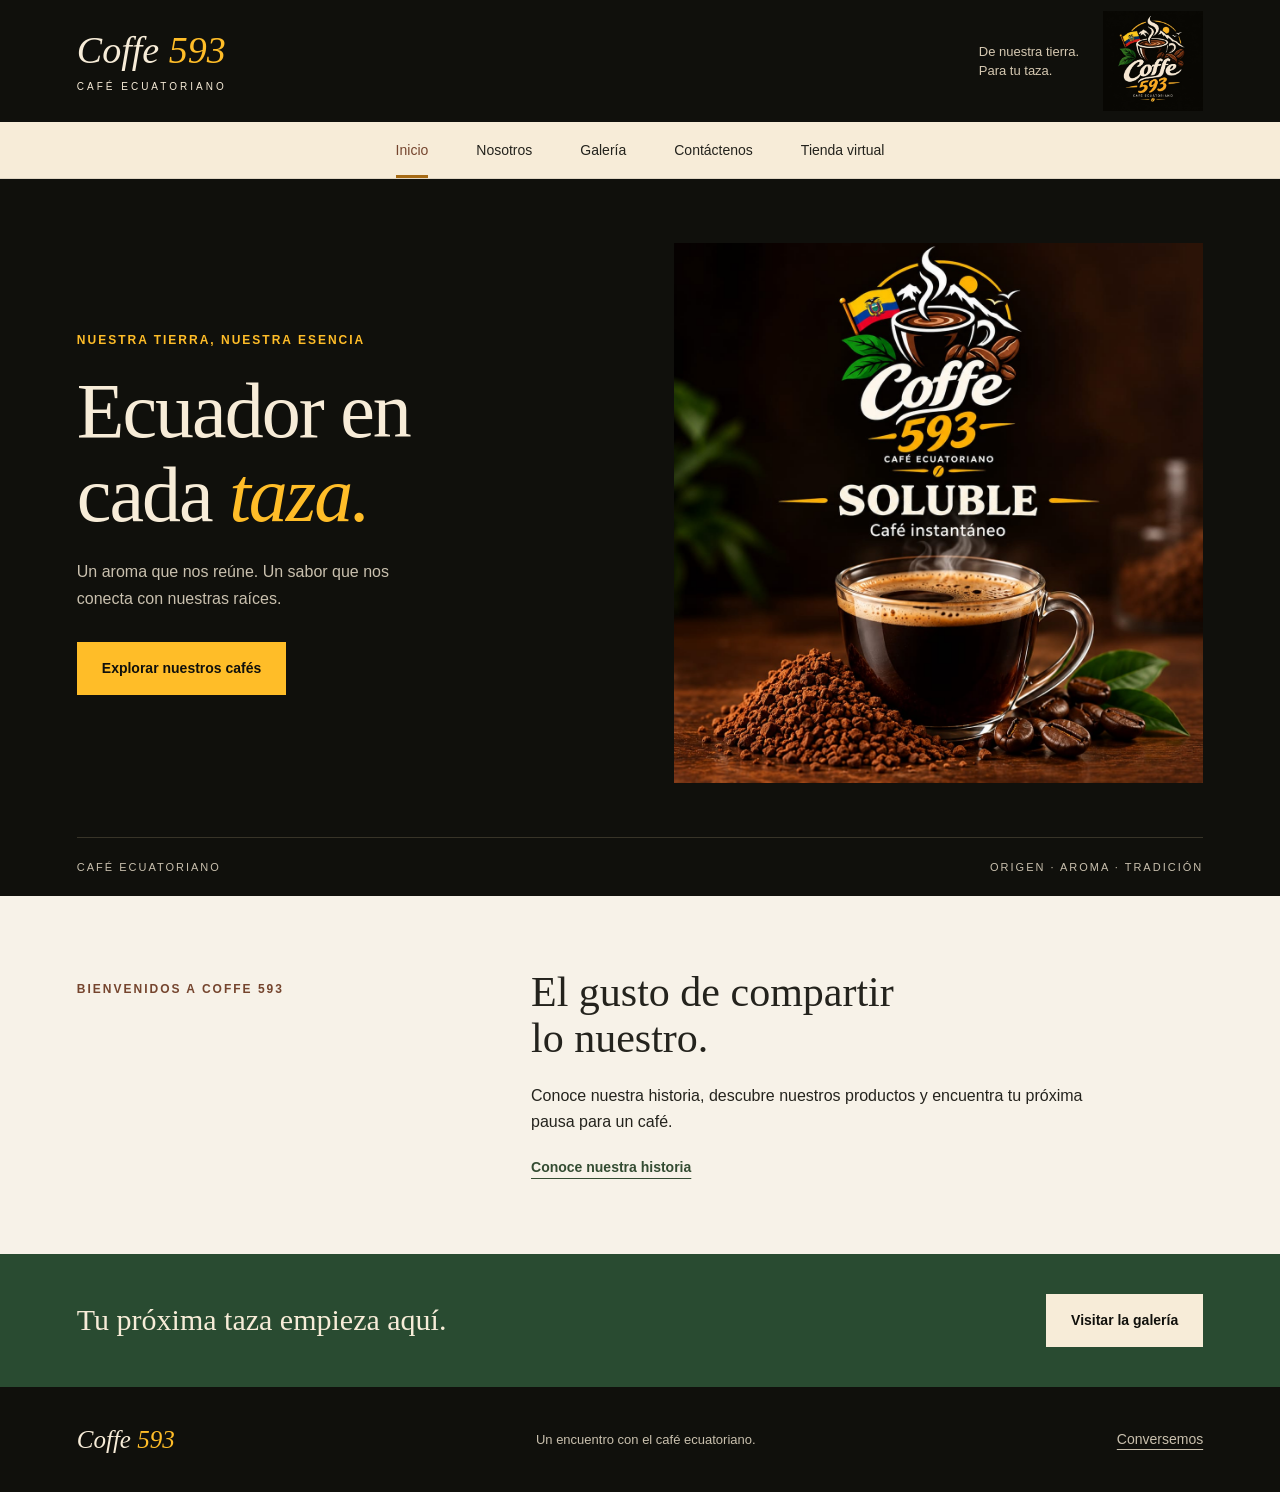
<file: index.html>
<!DOCTYPE html>
<html lang="es">
<head>
  <meta charset="UTF-8">
  <meta name="viewport" content="width=device-width, initial-scale=1.0">
  <meta name="description" content="Coffe 593. Café ecuatoriano, nuestra historia, galería y catálogo de productos.">
  <title>Inicio | Coffe 593</title>
  <link rel="icon" type="image/png" href="imageneslogo.jpeg">
  <link rel="stylesheet" href="estilos.css">
</head>
<body>
  <a class="saltar" href="#contenido">Ir al contenido</a>
  <!-- ENCABEZADO: se repite en las cinco páginas. -->
  <div class="cabecera">
    <div class="contenedor fila-cabecera">
      <a class="nombre-marca" href="index.html">Coffe <span>593</span><span class="subtitulo-marca">CAFÉ ECUATORIANO</span></a>
      <p class="frase-marca">De nuestra tierra.<br>Para tu taza.</p>
      <a href="index.html"><img class="logo" src="imageneslogo.jpeg" alt="Coffe 593, inicio"></a>
    </div>
  </div>
  <!-- MENÚ: los enlaces abren los otros archivos HTML. -->
  <div class="menu" role="navigation" aria-label="Menú principal">
    <div class="contenedor enlaces-menu">
      <a href="index.html" class="activo" aria-current="page">Inicio</a>
      <a href="nosotros.html">Nosotros</a>
      <a href="galeria.html">Galería</a>
      <a href="contactenos.html">Contáctenos</a>
      <a href="tienda.html">Tienda virtual</a>
    </div>
  </div>
  <div id="contenido" role="main">
    <!-- BANNER PRINCIPAL -->
    <div class="portada"><div class="contenedor fila portada-interior">
      <div class="texto-portada">
        <p class="etiqueta">NUESTRA TIERRA, NUESTRA ESENCIA</p>
        <h1>Ecuador en<br>cada <span>taza.</span></h1>
        <p>Un aroma que nos reúne. Un sabor que nos conecta con nuestras raíces.</p>
        <a class="boton" href="tienda.html">Explorar nuestros cafés</a>
      </div>
<img class="foto imagen-portada" src="Cafe soluble promo.jpeg" alt="Describe aquí la foto">
    </div><div class="contenedor detalle-portada"><p>CAFÉ ECUATORIANO</p><p>ORIGEN · AROMA · TRADICIÓN</p></div></div>
    <div class="contenedor seccion fila introduccion">
      <p class="etiqueta">BIENVENIDOS A COFFE 593</p>
      <div><h2>El gusto de compartir<br>lo nuestro.</h2><p>Conoce nuestra historia, descubre nuestros productos y encuentra tu próxima pausa para un café.</p><a class="enlace" href="nosotros.html">Conoce nuestra historia</a></div>
    </div>
    <div class="franja-verde"><div class="contenedor fila-pie"><h2>Tu próxima taza empieza aquí.</h2><a class="boton boton-claro" href="galeria.html">Visitar la galería</a></div></div>
  </div>
  <!-- PIE DE PÁGINA -->
  <div class="pie"><div class="contenedor fila-pie"><a class="nombre-pie" href="index.html">Coffe <span>593</span></a><p>Un encuentro con el café ecuatoriano.</p><a href="contactenos.html">Conversemos</a></div></div>
</body>
</html>
</file>
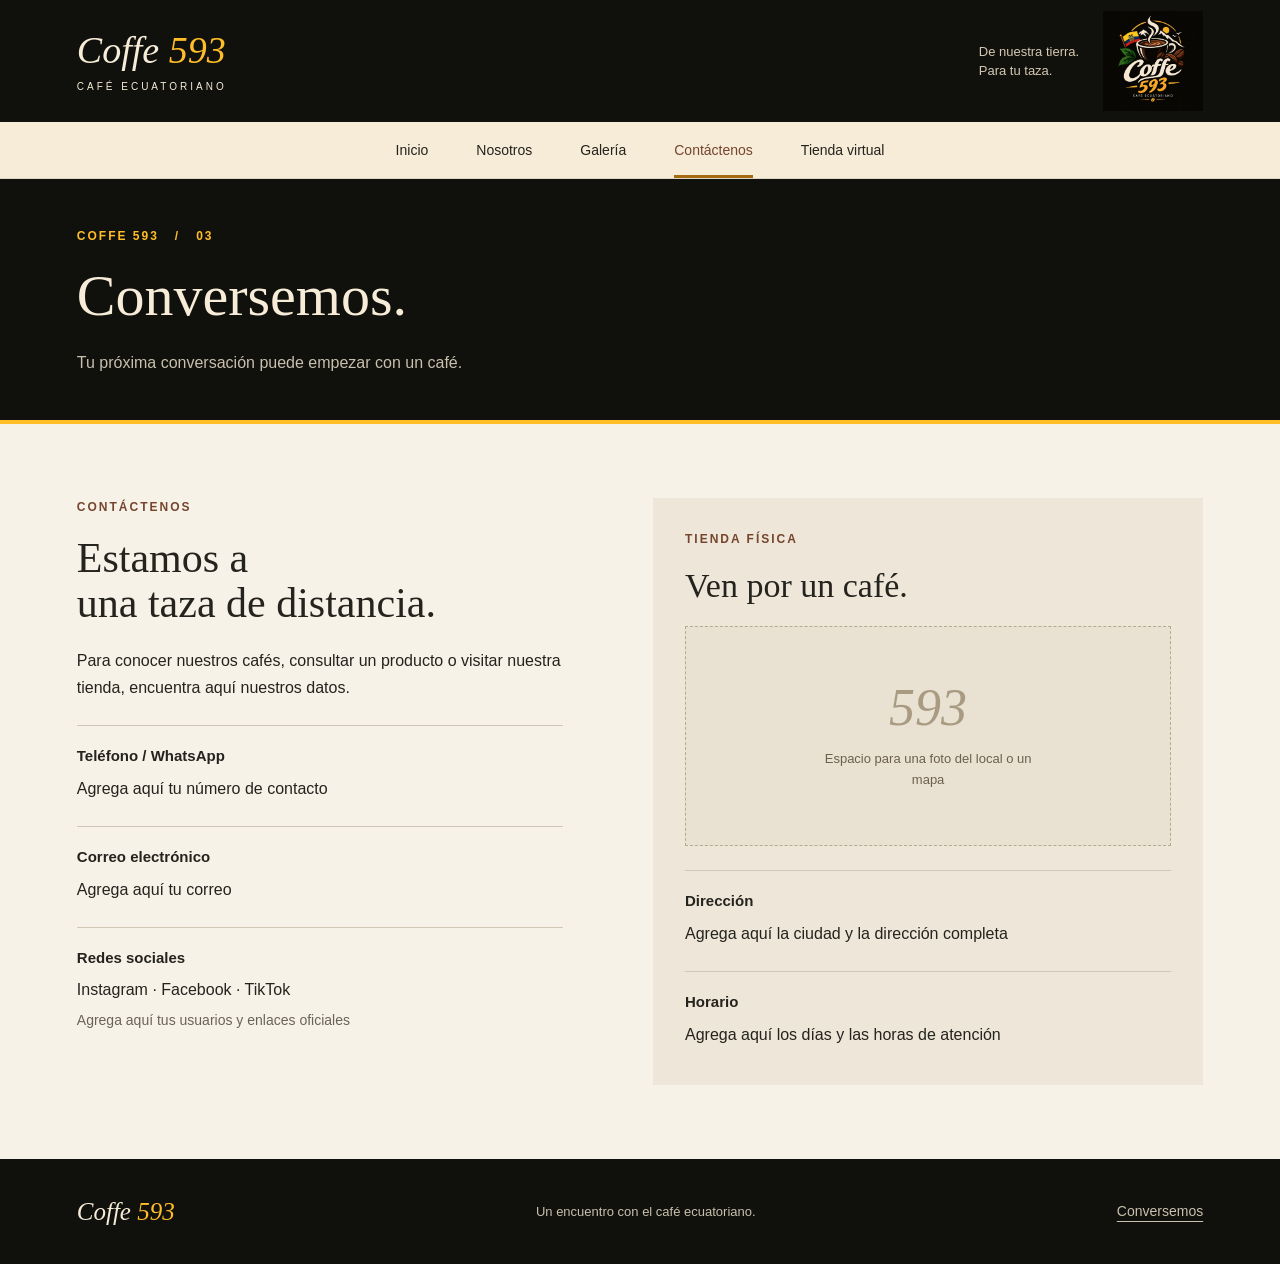
<file: contactenos.html>
<!DOCTYPE html>
<html lang="es">
<head>
  <meta charset="UTF-8">
  <meta name="viewport" content="width=device-width, initial-scale=1.0">
  <meta name="description" content="Coffe 593. Café ecuatoriano, nuestra historia, galería y catálogo de productos.">
  <title>Contáctenos | Coffe 593</title>
  <link rel="icon" type="image/png" href="imageneslogo.jpeg">
  <link rel="stylesheet" href="estilos.css">
</head>
<body>
  <a class="saltar" href="#contenido">Ir al contenido</a>
  <!-- ENCABEZADO: se repite en las cinco páginas. -->
  <div class="cabecera">
    <div class="contenedor fila-cabecera">
      <a class="nombre-marca" href="index.html">Coffe <span>593</span><span class="subtitulo-marca">CAFÉ ECUATORIANO</span></a>
      <p class="frase-marca">De nuestra tierra.<br>Para tu taza.</p>
      <a href="index.html"><img class="logo" src="imageneslogo.jpeg" alt="Coffe 593, inicio"></a>
    </div>
  </div>
  <!-- MENÚ: los enlaces abren los otros archivos HTML. -->
  <div class="menu" role="navigation" aria-label="Menú principal">
    <div class="contenedor enlaces-menu">
      <a href="index.html">Inicio</a>
      <a href="nosotros.html">Nosotros</a>
      <a href="galeria.html">Galería</a>
      <a href="contactenos.html" class="activo" aria-current="page">Contáctenos</a>
      <a href="tienda.html">Tienda virtual</a>
    </div>
  </div>
  <div id="contenido" role="main">
<div class="banner"><div class="contenedor"><p class="etiqueta">COFFE 593 &nbsp; / &nbsp; 03</p><h1>Conversemos.</h1><p>Tu próxima conversación puede empezar con un café.</p></div></div>
    <div class="contenedor seccion fila contacto">
      <div class="columna"><p class="etiqueta">CONTÁCTENOS</p><h2>Estamos a<br>una taza de distancia.</h2><p>Para conocer nuestros cafés, consultar un producto o visitar nuestra tienda, encuentra aquí nuestros datos.</p>
        <!-- Sustituyan estos textos por sus datos reales antes de compartir el sitio. -->
        <div class="dato"><h3>Teléfono / WhatsApp</h3><p>Agrega aquí tu número de contacto</p></div>
        <div class="dato"><h3>Correo electrónico</h3><p>Agrega aquí tu correo</p></div>
        <div class="dato"><h3>Redes sociales</h3><p>Instagram · Facebook · TikTok</p><p class="texto-suave">Agrega aquí tus usuarios y enlaces oficiales</p></div>
      </div>
      <div class="columna ubicacion"><p class="etiqueta">TIENDA FÍSICA</p><h2>Ven por un café.</h2>
        <div class="espacio-imagen imagen-mapa">
          <!-- Reemplaza este div completo por: <img class="foto imagen-mapa" src="imagenes/tu-foto.jpg" alt="Describe aquí la foto"> -->
          <span class="marca-espacio">593</span>
          <p>Espacio para una foto del local o un mapa</p>
        </div>
        <div class="dato"><h3>Dirección</h3><p>Agrega aquí la ciudad y la dirección completa</p></div><div class="dato"><h3>Horario</h3><p>Agrega aquí los días y las horas de atención</p></div>
      </div>
    </div>
  </div>
  <!-- PIE DE PÁGINA -->
  <div class="pie"><div class="contenedor fila-pie"><a class="nombre-pie" href="index.html">Coffe <span>593</span></a><p>Un encuentro con el café ecuatoriano.</p><a href="contactenos.html">Conversemos</a></div></div>
</body>
</html>
</file>
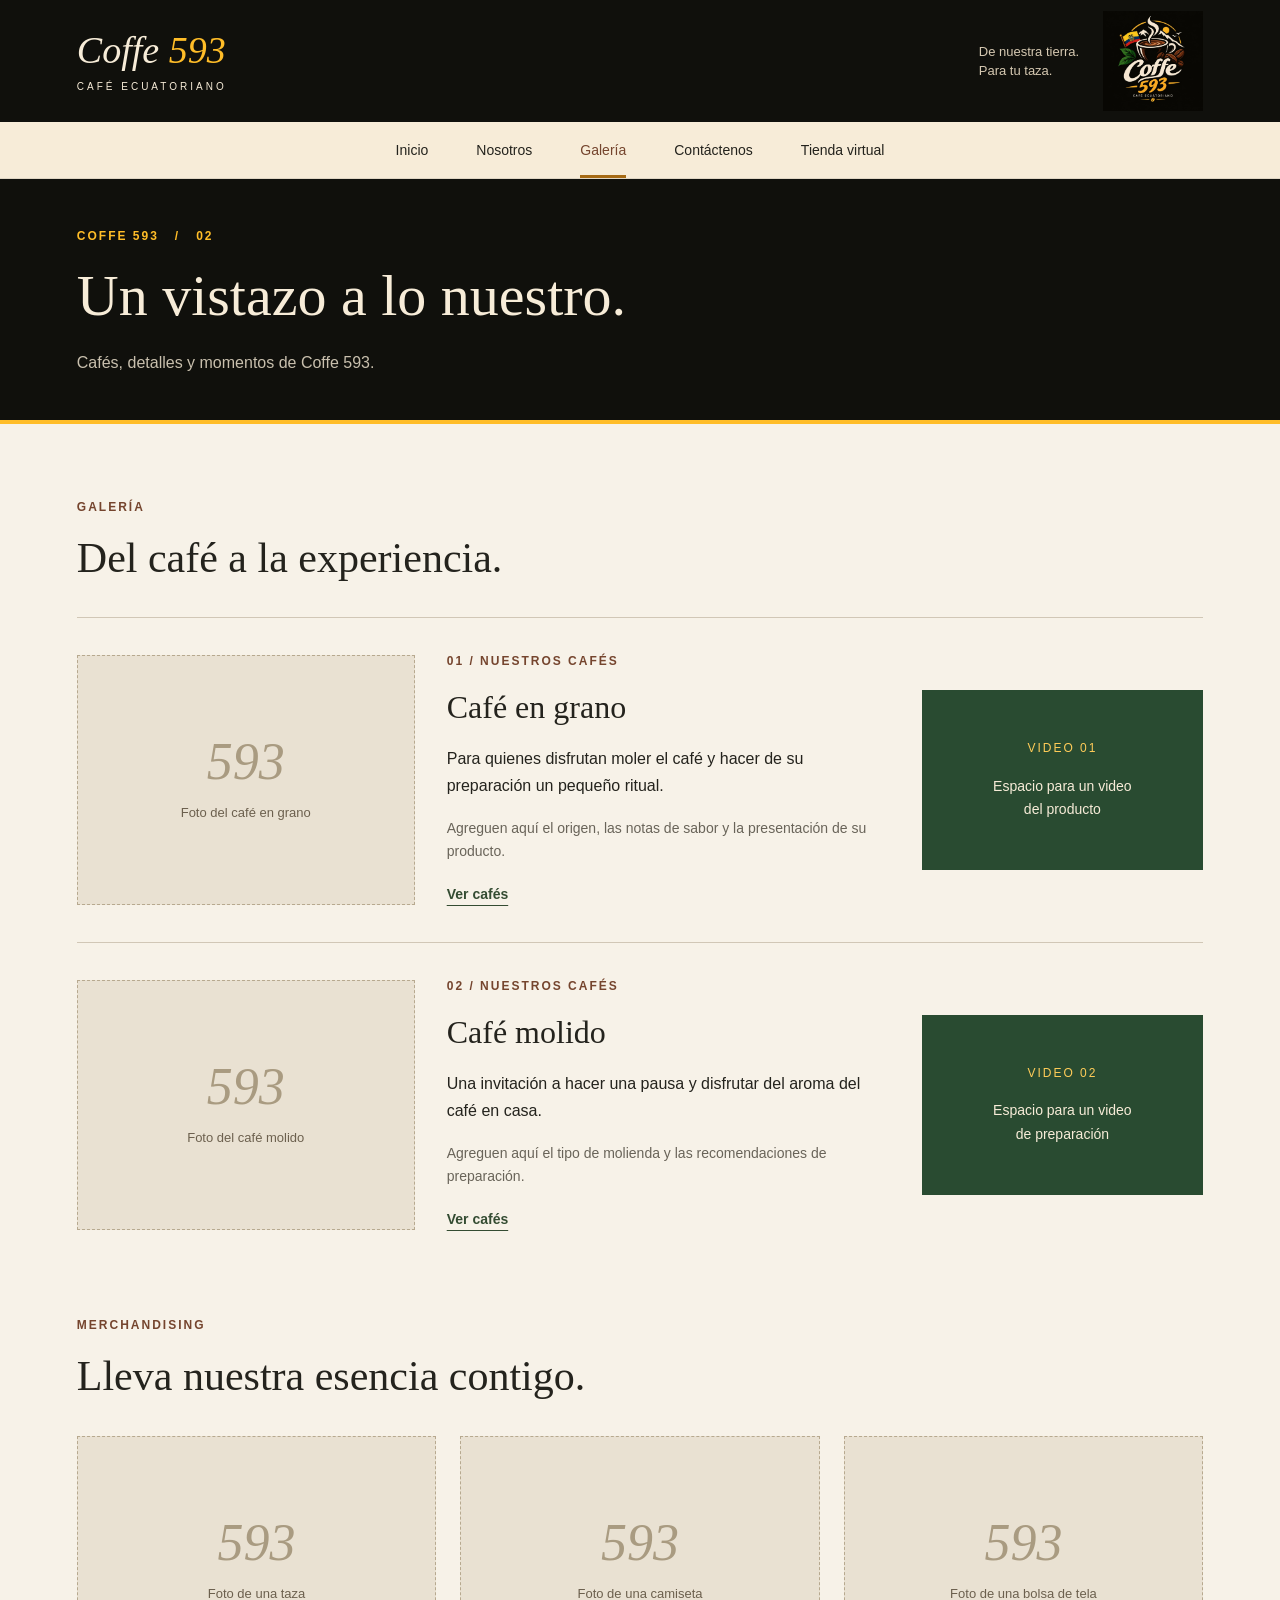
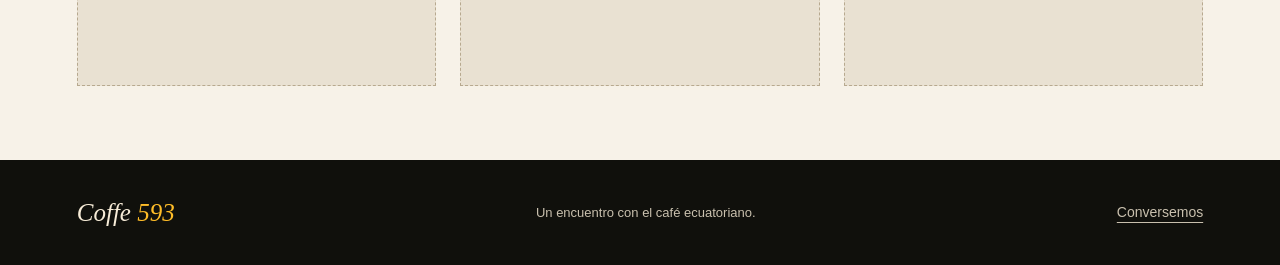
<file: galeria.html>
<!DOCTYPE html>
<html lang="es">
<head>
  <meta charset="UTF-8">
  <meta name="viewport" content="width=device-width, initial-scale=1.0">
  <meta name="description" content="Coffe 593. Café ecuatoriano, nuestra historia, galería y catálogo de productos.">
  <title>Galería | Coffe 593</title>
  <link rel="icon" type="image/png" href="imageneslogo.jpeg">
  <link rel="stylesheet" href="estilos.css">
</head>
<body>
  <a class="saltar" href="#contenido">Ir al contenido</a>
  <!-- ENCABEZADO: se repite en las cinco páginas. -->
  <div class="cabecera">
    <div class="contenedor fila-cabecera">
      <a class="nombre-marca" href="index.html">Coffe <span>593</span><span class="subtitulo-marca">CAFÉ ECUATORIANO</span></a>
      <p class="frase-marca">De nuestra tierra.<br>Para tu taza.</p>
      <a href="index.html"><img class="logo" src="imageneslogo.jpeg" alt="Coffe 593, inicio"></a>
    </div>
  </div>
  <!-- MENÚ: los enlaces abren los otros archivos HTML. -->
  <div class="menu" role="navigation" aria-label="Menú principal">
    <div class="contenedor enlaces-menu">
      <a href="index.html">Inicio</a>
      <a href="nosotros.html">Nosotros</a>
      <a href="galeria.html" class="activo" aria-current="page">Galería</a>
      <a href="contactenos.html">Contáctenos</a>
      <a href="tienda.html">Tienda virtual</a>
    </div>
  </div>
  <div id="contenido" role="main">
<div class="banner"><div class="contenedor"><p class="etiqueta">COFFE 593 &nbsp; / &nbsp; 02</p><h1>Un vistazo a lo nuestro.</h1><p>Cafés, detalles y momentos de Coffe 593.</p></div></div>
    <div class="contenedor seccion">
      <div class="titulo-seccion"><p class="etiqueta">GALERÍA</p><h2>Del café a la experiencia.</h2></div>
      <!-- Cada fila incluye: foto del producto, información y espacio para video. -->
      <div class="fila-galeria">
        <div class="espacio-imagen ">
          <!-- Reemplaza este div completo por: <img class="foto " src="imagenes/tu-foto.jpg" alt="Describe aquí la foto"> -->
          <span class="marca-espacio">593</span>
          <p>Foto del café en grano</p>
        </div>
        <div class="informacion-producto"><p class="etiqueta">01 / NUESTROS CAFÉS</p><h2>Café en grano</h2><p>Para quienes disfrutan moler el café y hacer de su preparación un pequeño ritual.</p><p class="texto-suave">Agreguen aquí el origen, las notas de sabor y la presentación de su producto.</p><a class="enlace" href="tienda.html#cafes">Ver cafés</a></div>
        <div class="espacio-video"><span>VIDEO 01</span><p>Espacio para un video<br>del producto</p><!-- Pueden reemplazar este div por: <video class="video" controls src="videos/cafe.mp4"></video> --></div>
      </div>
      <div class="fila-galeria">
        <div class="espacio-imagen ">
          <!-- Reemplaza este div completo por: <img class="foto " src="imagenes/tu-foto.jpg" alt="Describe aquí la foto"> -->
          <span class="marca-espacio">593</span>
          <p>Foto del café molido</p>
        </div>
        <div class="informacion-producto"><p class="etiqueta">02 / NUESTROS CAFÉS</p><h2>Café molido</h2><p>Una invitación a hacer una pausa y disfrutar del aroma del café en casa.</p><p class="texto-suave">Agreguen aquí el tipo de molienda y las recomendaciones de preparación.</p><a class="enlace" href="tienda.html#cafes">Ver cafés</a></div>
        <div class="espacio-video"><span>VIDEO 02</span><p>Espacio para un video<br>de preparación</p></div>
      </div>
      <div class="titulo-seccion titulo-merch"><p class="etiqueta">MERCHANDISING</p><h2>Lleva nuestra esencia contigo.</h2></div>
      <div class="fila tres-fotos"><div class="espacio-imagen ">
          <!-- Reemplaza este div completo por: <img class="foto " src="imagenes/tu-foto.jpg" alt="Describe aquí la foto"> -->
          <span class="marca-espacio">593</span>
          <p>Foto de una taza</p>
        </div><div class="espacio-imagen ">
          <!-- Reemplaza este div completo por: <img class="foto " src="imagenes/tu-foto.jpg" alt="Describe aquí la foto"> -->
          <span class="marca-espacio">593</span>
          <p>Foto de una camiseta</p>
        </div><div class="espacio-imagen ">
          <!-- Reemplaza este div completo por: <img class="foto " src="imagenes/tu-foto.jpg" alt="Describe aquí la foto"> -->
          <span class="marca-espacio">593</span>
          <p>Foto de una bolsa de tela</p>
        </div></div>
    </div>
  </div>
  <!-- PIE DE PÁGINA -->
  <div class="pie"><div class="contenedor fila-pie"><a class="nombre-pie" href="index.html">Coffe <span>593</span></a><p>Un encuentro con el café ecuatoriano.</p><a href="contactenos.html">Conversemos</a></div></div>
</body>
</html>
</file>
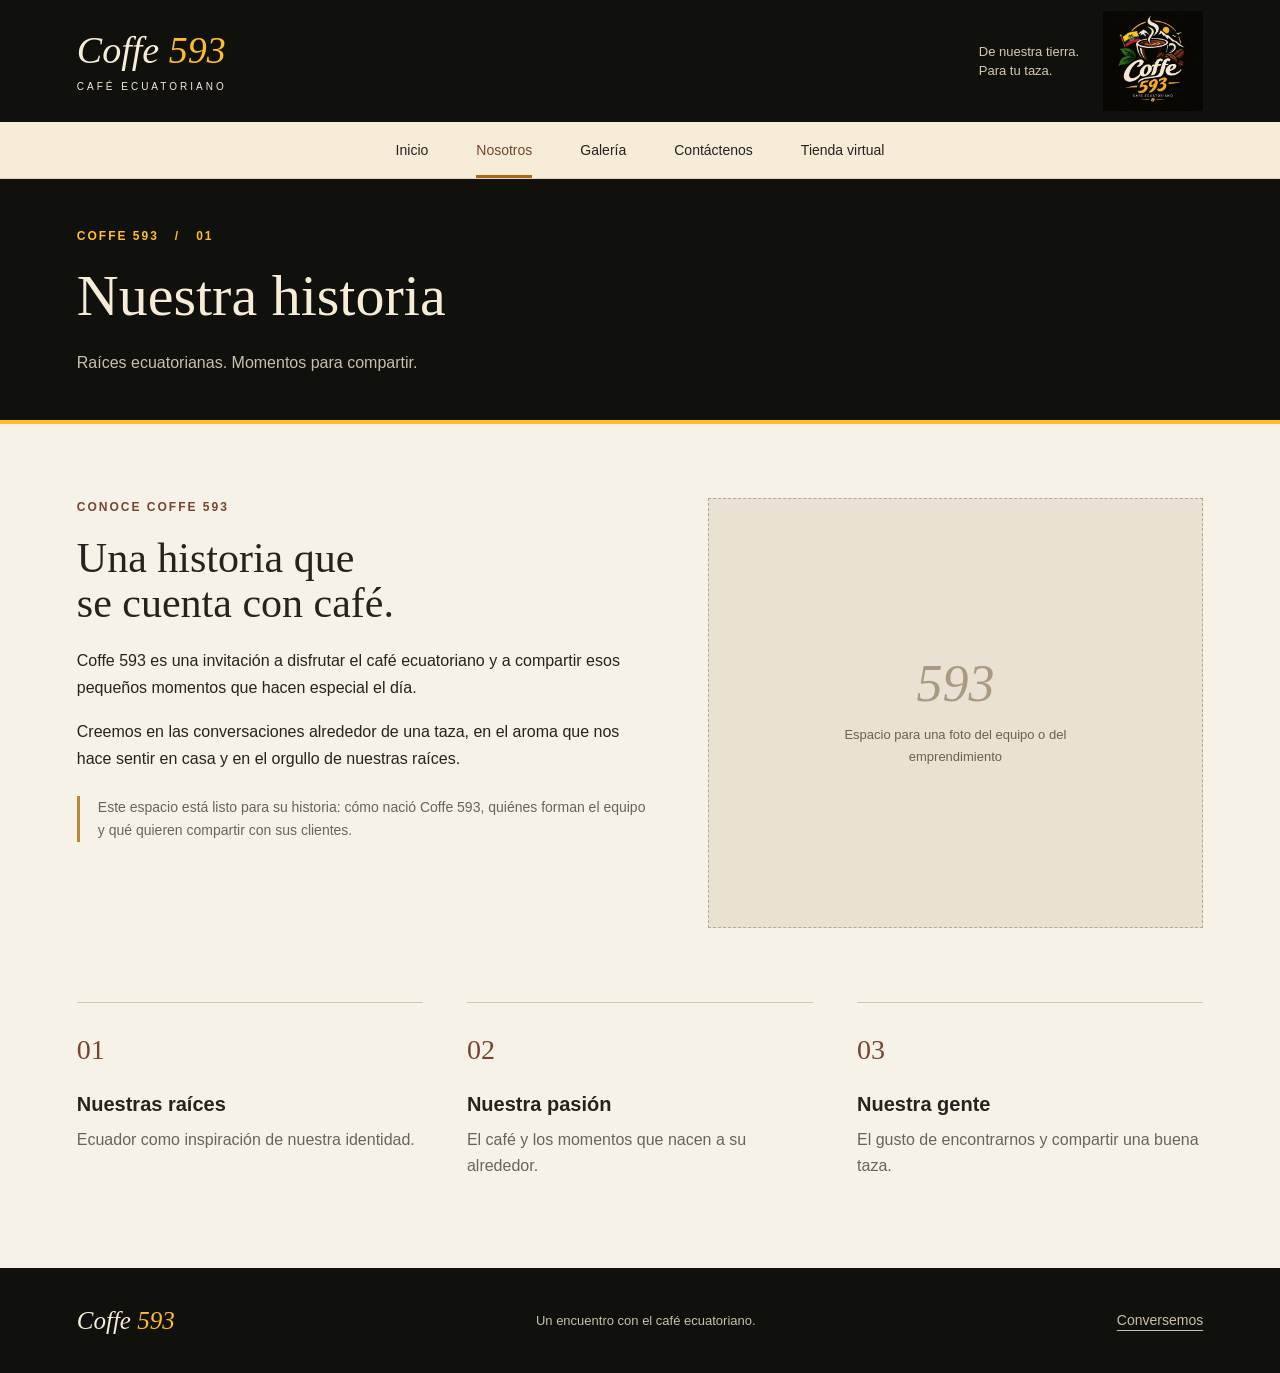
<file: nosotros.html>
<!DOCTYPE html>
<html lang="es">
<head>
  <meta charset="UTF-8">
  <meta name="viewport" content="width=device-width, initial-scale=1.0">
  <meta name="description" content="Coffe 593. Café ecuatoriano, nuestra historia, galería y catálogo de productos.">
  <title>Nosotros | Coffe 593</title>
  <link rel="icon" type="image/png" href="imageneslogo.jpeg">
  <link rel="stylesheet" href="estilos.css">
</head>
<body>
  <a class="saltar" href="#contenido">Ir al contenido</a>
  <!-- ENCABEZADO: se repite en las cinco páginas. -->
  <div class="cabecera">
    <div class="contenedor fila-cabecera">
      <a class="nombre-marca" href="index.html">Coffe <span>593</span><span class="subtitulo-marca">CAFÉ ECUATORIANO</span></a>
      <p class="frase-marca">De nuestra tierra.<br>Para tu taza.</p>
      <a href="index.html"><img class="logo" src="imageneslogo.jpeg" alt="Coffe 593, inicio"></a>
    </div>
  </div>
  <!-- MENÚ: los enlaces abren los otros archivos HTML. -->
  <div class="menu" role="navigation" aria-label="Menú principal">
    <div class="contenedor enlaces-menu">
      <a href="index.html">Inicio</a>
      <a href="nosotros.html" class="activo" aria-current="page">Nosotros</a>
      <a href="galeria.html">Galería</a>
      <a href="contactenos.html">Contáctenos</a>
      <a href="tienda.html">Tienda virtual</a>
    </div>
  </div>
  <div id="contenido" role="main">
<div class="banner"><div class="contenedor"><p class="etiqueta">COFFE 593 &nbsp; / &nbsp; 01</p><h1>Nuestra historia</h1><p>Raíces ecuatorianas. Momentos para compartir.</p></div></div>
    <div class="contenedor seccion fila historia">
      <div class="columna"><p class="etiqueta">CONOCE COFFE 593</p><h2>Una historia que<br>se cuenta con café.</h2>
        <!-- Texto de ejemplo: escriban aquí la historia real de su emprendimiento. -->
        <p>Coffe 593 es una invitación a disfrutar el café ecuatoriano y a compartir esos pequeños momentos que hacen especial el día.</p><p>Creemos en las conversaciones alrededor de una taza, en el aroma que nos hace sentir en casa y en el orgullo de nuestras raíces.</p>
        <div class="nota-edicion"><p>Este espacio está listo para su historia: cómo nació Coffe 593, quiénes forman el equipo y qué quieren compartir con sus clientes.</p></div>
      </div>
      <div class="espacio-imagen imagen-historia">
          <!-- Reemplaza este div completo por: <img class="foto imagen-historia" src="imagenes/tu-foto.jpg" alt="Describe aquí la foto"> -->
          <span class="marca-espacio">593</span>
          <p>Espacio para una foto del equipo o del emprendimiento</p>
        </div>
    </div>
    <div class="contenedor valores"><div><p class="numero">01</p><h3>Nuestras raíces</h3><p>Ecuador como inspiración de nuestra identidad.</p></div><div><p class="numero">02</p><h3>Nuestra pasión</h3><p>El café y los momentos que nacen a su alrededor.</p></div><div><p class="numero">03</p><h3>Nuestra gente</h3><p>El gusto de encontrarnos y compartir una buena taza.</p></div></div>
  </div>
  <!-- PIE DE PÁGINA -->
  <div class="pie"><div class="contenedor fila-pie"><a class="nombre-pie" href="index.html">Coffe <span>593</span></a><p>Un encuentro con el café ecuatoriano.</p><a href="contactenos.html">Conversemos</a></div></div>
</body>
</html>
</file>
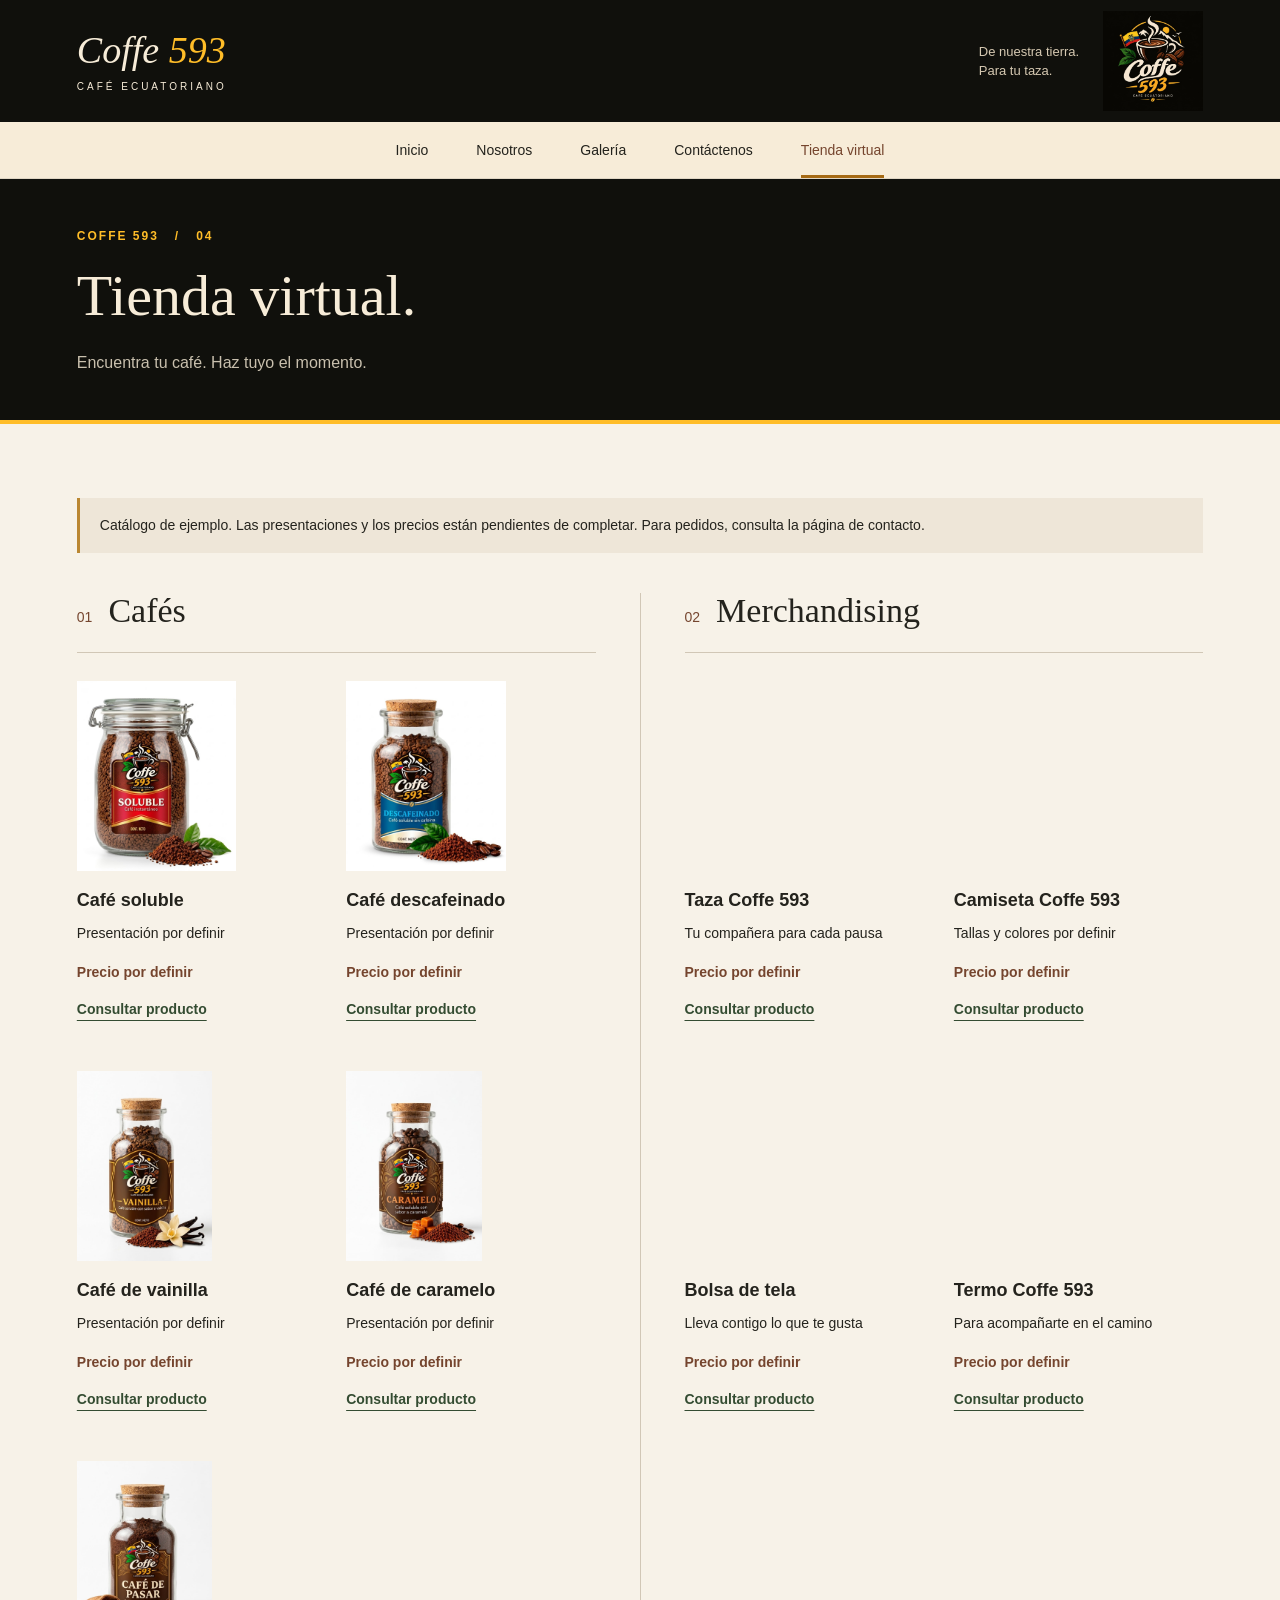
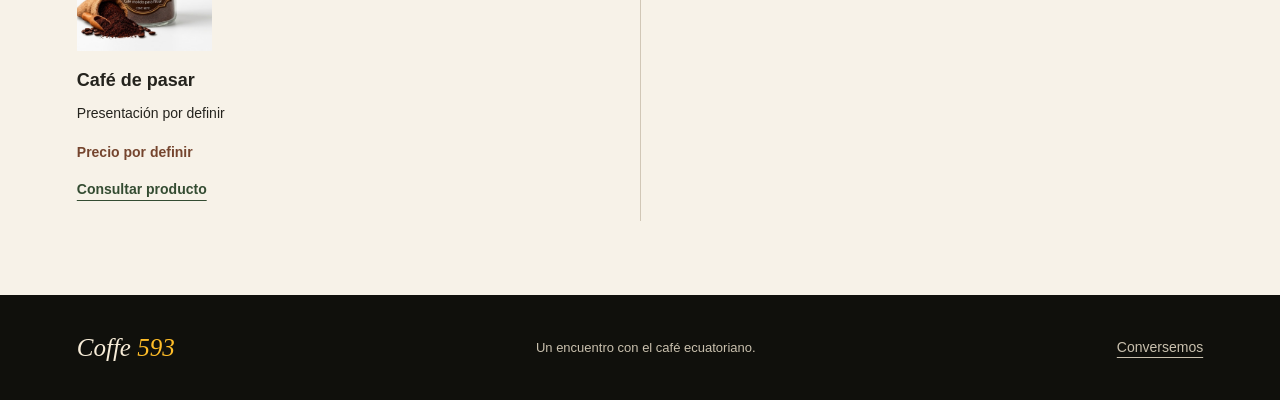
<file: tienda.html>
<!DOCTYPE html>
<html lang="es">
<head>
  <meta charset="UTF-8">
  <meta name="viewport" content="width=device-width, initial-scale=1.0">
  <meta name="description" content="Coffe 593. Café ecuatoriano, nuestra historia, galería y catálogo de productos.">
  <title>Tienda virtual | Coffe 593</title>
  <link rel="icon" type="image/jpeg" href="imageneslogo.jpeg">
  <link rel="stylesheet" href="estilos.css">

  <style>
    .productos {
      align-items: stretch;
    }
    .producto {
      min-width: 0;
    }
    .espacio-imagen {
      width: 100%;
      height: 250px;
      padding: 0;
      margin: 0;
      border: none;
      background: transparent;
      display: flex;
      align-items: center;
      justify-content: center;
      overflow: hidden;
    }
.espacio-imagen .foto {
  display: block;
  width: 100%;
  height: 100%;
  max-width: 100%;
  object-fit: contain;
  object-position: center;
  margin: 0 auto;
  transform: translateX(-60px);
}
    @media (max-width: 600px) {
      .espacio-imagen {
        height: 210px;
      }
    }
  </style>
</head>

<body>
  <a class="saltar" href="#contenido">Ir al contenido</a>

  <!-- ENCABEZADO -->
  <div class="cabecera">
    <div class="contenedor fila-cabecera">
      <a class="nombre-marca" href="index.html">Coffe <span>593</span><span class="subtitulo-marca">CAFÉ ECUATORIANO</span></a>
      <p class="frase-marca">De nuestra tierra.<br>Para tu taza.</p>
      <a href="index.html"><img class="logo" src="imageneslogo.jpeg" alt="Coffe 593, inicio"></a>
    </div>
  </div>

  <!-- MENÚ PRINCIPAL -->
  <nav class="menu" aria-label="Menú principal">
    <div class="contenedor enlaces-menu">
      <a href="index.html">Inicio</a>
      <a href="nosotros.html">Nosotros</a>
      <a href="galeria.html">Galería</a>
      <a href="contactenos.html">Contáctenos</a>
      <a href="tienda.html" class="activo" aria-current="page">Tienda virtual</a>
    </div>
  </nav>

  <main id="contenido">
    <div class="banner">
      <div class="contenedor">
        <p class="etiqueta">COFFE 593 &nbsp; / &nbsp; 04</p>
        <h1>Tienda virtual.</h1>
        <p>Encuentra tu café. Haz tuyo el momento.</p>
      </div>
    </div>

    <div class="contenedor seccion">
      <p class="aviso-catalogo">Catálogo de ejemplo. Las presentaciones y los precios están pendientes de completar. Para pedidos, consulta la página de contacto.</p>

      <!-- CATEGORÍA DE CAFÉS -->
      <div class="columnas-tienda">
        <div class="categoria" id="cafes">
          <div class="titulo-categoria"><span>01</span><h2>Cafés</h2></div>
          <div class="productos">

            <div class="producto">
              <div class="espacio-imagen"><img class="foto" src="Cafe soluble producto.jpeg" alt="Café soluble"></div>
              <div class="producto-texto">
                <h3>Café soluble</h3>
                <p>Presentación por definir</p>
                <p class="precio">Precio por definir</p>
                <a class="enlace" href="contactenos.html">Consultar producto</a>
              </div>
            </div>

            <div class="producto">
              <div class="espacio-imagen"><img class="foto" src="Cafe descafeinado producto.jpeg" alt="Café descafeinado"></div>
              <div class="producto-texto">
                <h3>Café descafeinado</h3>
                <p>Presentación por definir</p>
                <p class="precio">Precio por definir</p>
                <a class="enlace" href="contactenos.html">Consultar producto</a>
              </div>
            </div>

            <div class="producto">
              <div class="espacio-imagen"><img class="foto" src="Cafe de vainilla producto.jpeg" alt="Café de vainilla"></div>
              <div class="producto-texto">
                <h3>Café de vainilla</h3>
                <p>Presentación por definir</p>
                <p class="precio">Precio por definir</p>
                <a class="enlace" href="contactenos.html">Consultar producto</a>
              </div>
            </div>

            <div class="producto">
              <div class="espacio-imagen"><img class="foto" src="Cafe de caramelo producto.jpeg" alt="Café de caramelo"></div>
              <div class="producto-texto">
                <h3>Café de caramelo</h3>
                <p>Presentación por definir</p>
                <p class="precio">Precio por definir</p>
                <a class="enlace" href="contactenos.html">Consultar producto</a>
              </div>
            </div>

            <div class="producto">
              <div class="espacio-imagen"><img class="foto" src="Cafe de pasar producto.jpeg" alt="Café de pasar"></div>
              <div class="producto-texto">
                <h3>Café de pasar</h3>
                <p>Presentación por definir</p>
                <p class="precio">Precio por definir</p>
                <a class="enlace" href="contactenos.html">Consultar producto</a>
              </div>
            </div>

          </div>
        </div>

        <!-- CATEGORÍA DE MERCHANDISING -->
        <div class="categoria" id="merchandising">
          <div class="titulo-categoria"><span>02</span><h2>Merchandising</h2></div>
          <div class="productos">

            <div class="producto">
              <div class="espacio-imagen"></div>
              <div class="producto-texto">
                <h3>Taza Coffe 593</h3>
                <p>Tu compañera para cada pausa</p>
                <p class="precio">Precio por definir</p>
                <a class="enlace" href="contactenos.html">Consultar producto</a>
              </div>
            </div>

            <div class="producto">
              <div class="espacio-imagen"></div>
              <div class="producto-texto">
                <h3>Camiseta Coffe 593</h3>
                <p>Tallas y colores por definir</p>
                <p class="precio">Precio por definir</p>
                <a class="enlace" href="contactenos.html">Consultar producto</a>
              </div>
            </div>

            <div class="producto">
              <div class="espacio-imagen"></div>
              <div class="producto-texto">
                <h3>Bolsa de tela</h3>
                <p>Lleva contigo lo que te gusta</p>
                <p class="precio">Precio por definir</p>
                <a class="enlace" href="contactenos.html">Consultar producto</a>
              </div>
            </div>

            <div class="producto">
              <div class="espacio-imagen"></div>
              <div class="producto-texto">
                <h3>Termo Coffe 593</h3>
                <p>Para acompañarte en el camino</p>
                <p class="precio">Precio por definir</p>
                <a class="enlace" href="contactenos.html">Consultar producto</a>
              </div>
            </div>

          </div>
        </div>
      </div>
    </div>
  </main>

  <!-- PIE DE PÁGINA -->
  <div class="pie">
    <div class="contenedor fila-pie">
      <a class="nombre-pie" href="index.html">Coffe <span>593</span></a>
      <p>Un encuentro con el café ecuatoriano.</p>
      <a href="contactenos.html">Conversemos</a>
    </div>
  </div>
</body>
</html>
</file>
<file: estilos.css>
/* COFFE 593 — Hoja de estilos compartida por las cinco páginas.
   Colores del logo: negro #10100c, crema #f7ecd8,
   amarillo #ffbd28, café #75452e y verde #294b31.
   Se usa Flexbox para colocar elementos uno al lado del otro. */

/* 1. ESTILOS GENERALES */
* { box-sizing: border-box; }
body { margin: 0; background: #f7f2e8; color: #24231d; font-family: Arial, sans-serif; font-size: 16px; line-height: 1.65; }
a { color: inherit; }
img { max-width: 100%; display: block; }
h1, h2, h3, p { margin-top: 0; }
h1, h2 { font-family: Georgia, serif; font-weight: normal; line-height: 1.08; }
h1 { font-size: 64px; margin-bottom: 22px; }
h2 { font-size: 42px; margin-bottom: 22px; }
h3 { font-size: 20px; line-height: 1.3; margin-bottom: 10px; }
p { margin-bottom: 18px; }
.contenedor { width: 88%; max-width: 1180px; margin: 0 auto; }
.fila { display: flex; align-items: center; gap: 60px; }
.columna { flex: 1; min-width: 0; }
.seccion { padding-top: 74px; padding-bottom: 74px; }
.etiqueta { font-size: 12px; font-weight: bold; letter-spacing: 2px; color: #75452e; }
.texto-suave { color: #696459; font-size: 14px; }
.boton { display: inline-block; background: #ffbd28; color: #10100c; padding: 14px 24px; text-decoration: none; font-size: 14px; font-weight: bold; border: 1px solid #ffbd28; }
.boton:hover { background: #f7ecd8; border-color: #f7ecd8; }
.enlace { display: inline-block; color: #344c32; font-size: 14px; font-weight: bold; text-underline-offset: 6px; }
.enlace:hover { color: #75452e; }
a:focus-visible { outline: 3px solid #b57900; outline-offset: 5px; }
.saltar { position: absolute; left: 16px; top: -100px; background: #ffbd28; padding: 12px; z-index: 10; }
.saltar:focus { top: 16px; }

/* 2. LOGO, ENCABEZADO Y MENÚ */
.cabecera { background: #10100c; color: #f7ecd8; }
.fila-cabecera { display: flex; align-items: center; justify-content: space-between; min-height: 122px; gap: 24px; }
.nombre-marca { font-family: Georgia, serif; font-size: 38px; font-style: italic; line-height: 1; text-decoration: none; }
.nombre-marca span { color: #ffbd28; }
.nombre-marca .subtitulo-marca { display: block; font-family: Arial, sans-serif; font-size: 10px; font-style: normal; letter-spacing: 3px; color: #f7ecd8; margin-top: 13px; }
.frase-marca { margin: 0 0 0 auto; font-size: 13px; line-height: 1.5; color: #d6c9b2; }
.logo { width: 100px; height: 100px; object-fit: contain; }
.menu { background: #f7ecd8; border-bottom: 1px solid #dfd5c3; }
.enlaces-menu { display: flex; align-items: center; justify-content: center; gap: 48px; }
.enlaces-menu a { text-decoration: none; padding: 17px 0 13px; border-bottom: 3px solid transparent; font-size: 14px; }
.enlaces-menu a:hover, .enlaces-menu .activo { border-color: #a66a14; color: #75452e; }

/* 3. ESPACIOS PARA LAS FOTOS: reemplazar por img cuando tengan imágenes. */
.espacio-imagen { background: #e9e1d2; border: 1px dashed #b7a98f; min-height: 250px; display: flex; flex-direction: column; justify-content: center; align-items: center; text-align: center; padding: 26px; color: #6c604e; }
.espacio-imagen p { font-size: 13px; margin: 14px 0 0; max-width: 230px; }
.marca-espacio { font-family: Georgia, serif; font-style: italic; font-size: 52px; line-height: 1; color: #a99b81; }
.foto { width: 100%; height: 280px; object-fit: cover; }

/* 4. PÁGINA DE INICIO */
.portada { background: #10100c; color: #f7ecd8; }
.portada-interior { padding-top: 64px; padding-bottom: 54px; }
.texto-portada { flex: 1; }
.portada .etiqueta { color: #ffbd28; }
.portada h1 { font-size: 78px; letter-spacing: -2px; }
.portada h1 span { color: #ffbd28; font-style: italic; }
.texto-portada > p:not(.etiqueta) { max-width: 370px; color: #c9c0ae; margin-bottom: 30px; }
.imagen-portada { width: 47%; min-height: 540px; height: 540px; }
.portada .espacio-imagen { background: #1d1c14; border-color: #615237; color: #bbae95; }
.portada .marca-espacio { font-size: 104px; color: #726043; }
.detalle-portada { display: flex; justify-content: space-between; gap: 20px; border-top: 1px solid #383428; padding-top: 20px; padding-bottom: 20px; }
.detalle-portada p { margin: 0; font-size: 11px; letter-spacing: 2px; color: #c9c0ae; }
.introduccion { align-items: flex-start; }
.introduccion > .etiqueta { width: 35%; padding-top: 10px; }
.introduccion > div { flex: 1; max-width: 580px; }
.franja-verde { background: #294b31; color: #f7ecd8; padding: 40px 0; }
.franja-verde h2 { font-size: 30px; margin: 0; }
.boton-claro { background: #f7ecd8; border-color: #f7ecd8; }

/* 5. BANNER DE LAS PÁGINAS INTERIORES */
.banner { background: #10100c; color: #f7ecd8; padding: 48px 0 44px; border-bottom: 4px solid #ffbd28; }
.banner .etiqueta { color: #ffbd28; }
.banner > div > p:last-child { color: #c9c0ae; margin-bottom: 0; }
.banner h1 { font-size: 58px; }

/* 6. NOSOTROS */
.historia { align-items: stretch; }
.imagen-historia { width: 44%; min-height: 430px; height: auto; }
.nota-edicion { border-left: 3px solid #ba8732; padding-left: 18px; margin-top: 24px; color: #696459; font-size: 14px; }
.nota-edicion p { margin: 0; }
.valores { display: flex; gap: 44px; padding-bottom: 70px; }
.valores > div { flex: 1; border-top: 1px solid #d1c7b6; padding-top: 24px; }
.valores p { color: #696459; }
.valores .numero { color: #75452e; font-family: Georgia, serif; font-size: 28px; }

/* 7. GALERÍA */
.titulo-seccion { margin-bottom: 36px; }
.fila-galeria { display: flex; gap: 32px; align-items: center; border-top: 1px solid #d1c7b6; padding: 34px 0; }
.fila-galeria > .espacio-imagen, .fila-galeria > .foto { width: 30%; }
.informacion-producto { flex: 1; }
.informacion-producto h2 { font-size: 32px; }
.espacio-video { width: 25%; min-height: 180px; padding: 20px; background: #294b31; color: #f7ecd8; text-align: center; display: flex; flex-direction: column; align-items: center; justify-content: center; }
.espacio-video span { color: #ffcc59; font-size: 12px; letter-spacing: 2px; margin-bottom: 16px; }
.espacio-video p { font-size: 14px; margin: 0; }
.video { width: 25%; }
.titulo-merch { margin-top: 50px; }
.tres-fotos { gap: 24px; }
.tres-fotos > div, .tres-fotos > .foto { flex: 1; min-width: 0; }

/* 8. CONTACTO */
.contacto { align-items: flex-start; gap: 90px; }
.dato { border-top: 1px solid #d1c7b6; padding-top: 20px; margin-top: 24px; }
.dato h3 { font-size: 15px; }
.dato p { margin-bottom: 5px; overflow-wrap: anywhere; }
.ubicacion { background: #eee6d8; padding: 32px; }
.ubicacion h2 { font-size: 34px; }
.imagen-mapa { min-height: 220px; height: 220px; }

/* 9. TIENDA: dos categorías, con dos productos por fila. */
.aviso-catalogo { background: #eee6d8; border-left: 3px solid #ba8732; padding: 16px 20px; font-size: 14px; margin-bottom: 40px; }
.columnas-tienda { display: flex; gap: 44px; }
.categoria { flex: 1; min-width: 0; }
.categoria + .categoria { border-left: 1px solid #d1c7b6; padding-left: 44px; }
.titulo-categoria { display: flex; align-items: baseline; gap: 16px; border-bottom: 1px solid #d1c7b6; margin-bottom: 28px; }
.titulo-categoria span { font-size: 14px; color: #75452e; }
.titulo-categoria h2 { font-size: 34px; }
.productos { display: flex; flex-wrap: wrap; gap: 30px 20px; }
.producto { width: calc(50% - 10px); }
.producto .espacio-imagen, .producto .foto { min-height: 190px; height: 190px; }
.producto .espacio-imagen { padding: 15px; }
.producto .marca-espacio { font-size: 38px; }
.producto-texto { padding: 18px 0; }
.producto h3 { font-size: 18px; }
.producto p { font-size: 14px; margin-bottom: 8px; }
.producto .precio { color: #75452e; font-weight: bold; margin: 16px 0 12px; }

/* 10. PIE DE PÁGINA */
.pie { background: #10100c; color: #c9c0ae; padding: 32px 0; }
.fila-pie { display: flex; justify-content: space-between; align-items: center; gap: 24px; }
.fila-pie p { margin: 0; font-size: 13px; }
.fila-pie > a:last-child { font-size: 14px; text-underline-offset: 5px; }
.nombre-pie { font-family: Georgia, serif; font-size: 25px; font-style: italic; color: #f7ecd8; text-decoration: none; }
.nombre-pie span { color: #ffbd28; }

/* 11. TABLETAS: las columnas tienen menos separación. */
@media (max-width: 1000px) {
  .fila { gap: 32px; }
  .portada h1 { font-size: 64px; }
  .enlaces-menu { gap: 30px; }
  .columnas-tienda { gap: 26px; }
  .categoria + .categoria { padding-left: 26px; }
  .titulo-categoria h2 { font-size: 28px; }
  .fila-galeria { flex-wrap: wrap; }
  .fila-galeria > .espacio-imagen, .fila-galeria > .foto { width: 42%; }
  .espacio-video, .video { width: 100%; }
}

/* 12. CELULARES: los elementos se colocan uno debajo de otro. */
@media (max-width: 700px) {
  .contenedor { width: 90%; }
  .fila, .columnas-tienda, .valores, .fila-pie { flex-direction: column; align-items: stretch; }
  .seccion { padding-top: 44px; padding-bottom: 44px; }
  h2 { font-size: 34px; }
  .fila-cabecera { min-height: 105px; gap: 12px; }
  .nombre-marca { font-size: 32px; }
  .frase-marca { display: none; }
  .logo { width: 88px; height: 88px; }
  .enlaces-menu { flex-wrap: wrap; gap: 0 23px; padding-bottom: 5px; }
  .enlaces-menu a { font-size: 13px; padding: 10px 0 6px; }
  .portada-interior { padding-top: 44px; padding-bottom: 34px; }
  .portada h1 { font-size: 60px; }
  .imagen-portada { width: 100%; min-height: 260px; height: 260px; }
  .detalle-portada { flex-direction: column; gap: 6px; }
  .introduccion > .etiqueta { width: 100%; margin-bottom: 0; }
  .banner { padding: 36px 0; }
  .banner h1 { font-size: 43px; }
  .imagen-historia { width: 100%; min-height: 300px; height: 300px; }
  .valores { gap: 20px; padding-bottom: 40px; }
  .fila-galeria { flex-direction: column; align-items: stretch; gap: 24px; }
  .fila-galeria > .espacio-imagen, .fila-galeria > .foto { width: 100%; }
  .tres-fotos > div, .tres-fotos > .foto { flex: auto; }
  .ubicacion { padding: 24px; }
  .columna { flex: auto; }
  .categoria + .categoria { border-left: none; border-top: 1px solid #d1c7b6; padding: 36px 0 0; }
  .producto .espacio-imagen, .producto .foto { min-height: 170px; height: 170px; }
  .producto h3 { font-size: 17px; }
  .fila-pie { gap: 18px; }
}

/* Pantallas muy pequeñas y zoom alto. */
@media (max-width: 360px) {
  .producto { width: 100%; }
  .portada h1 { font-size: 48px; }
  .banner h1 { font-size: 36px; }
}
</file>
